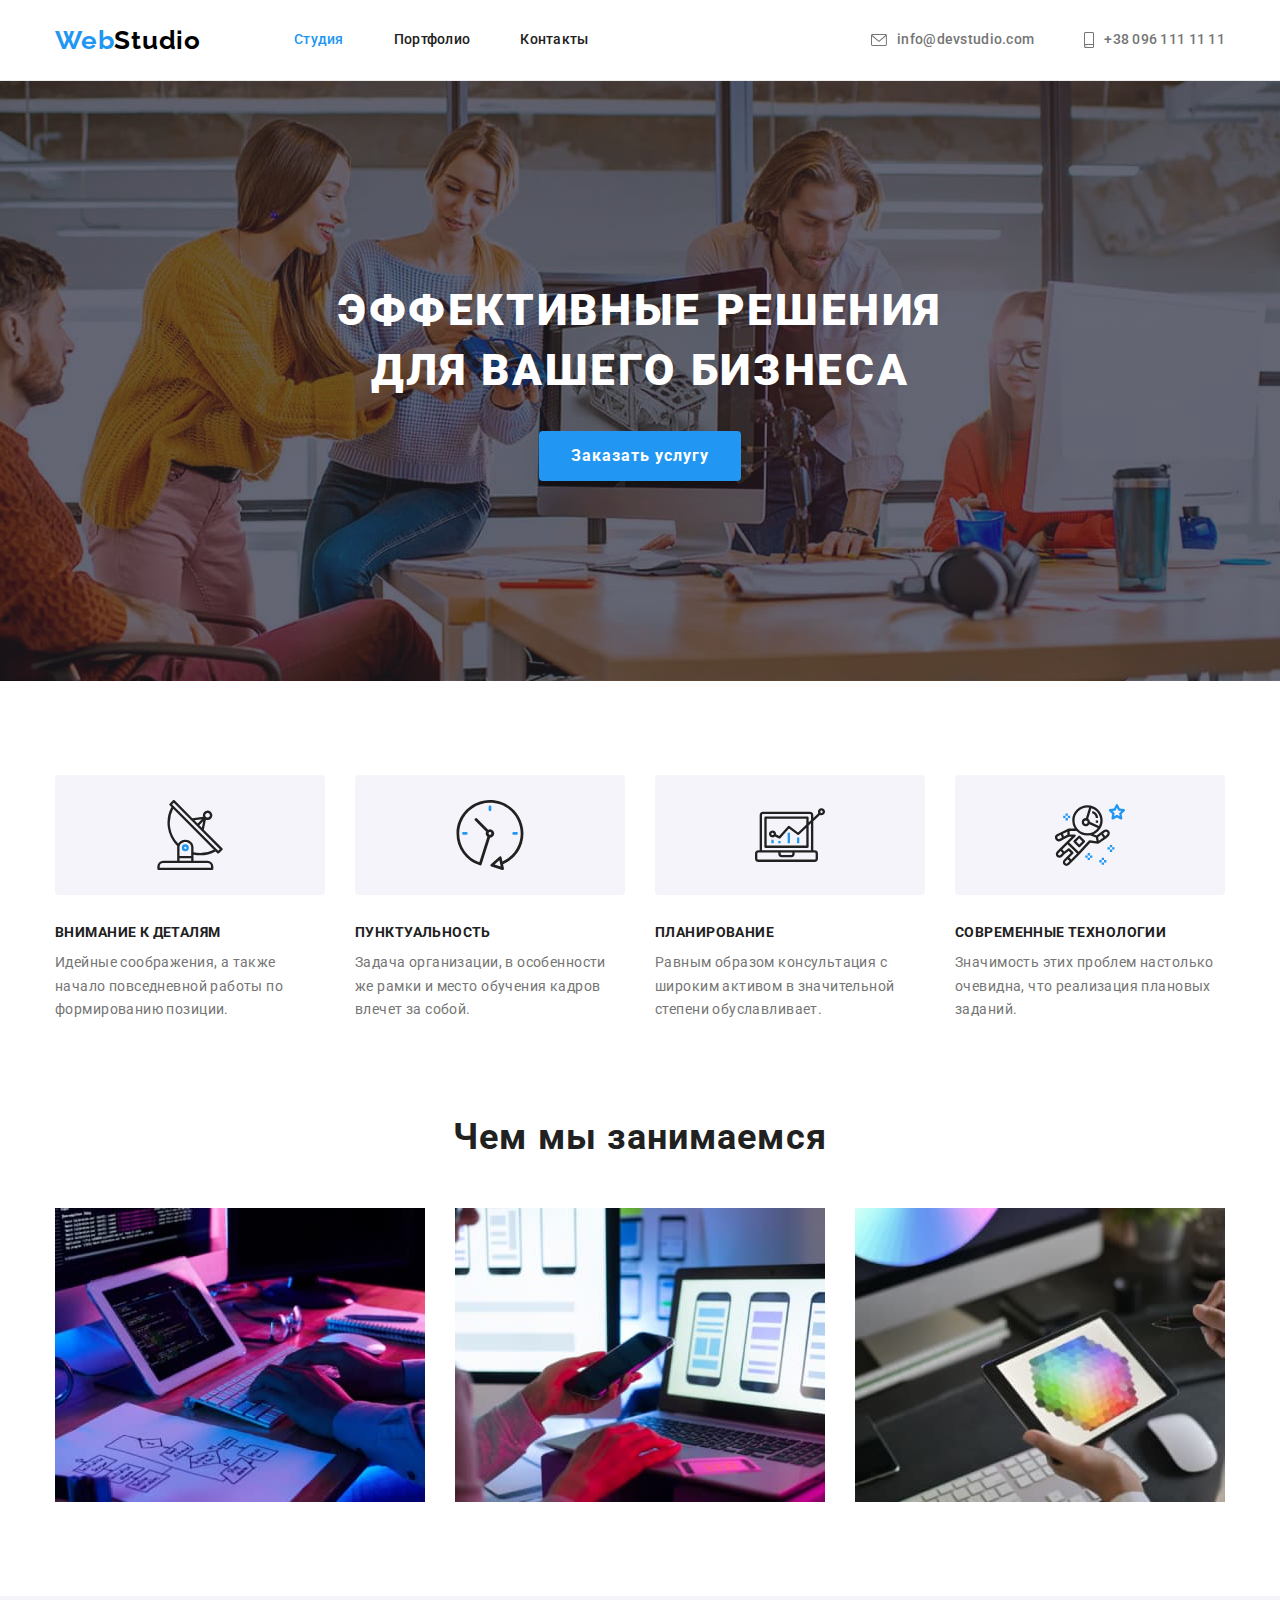
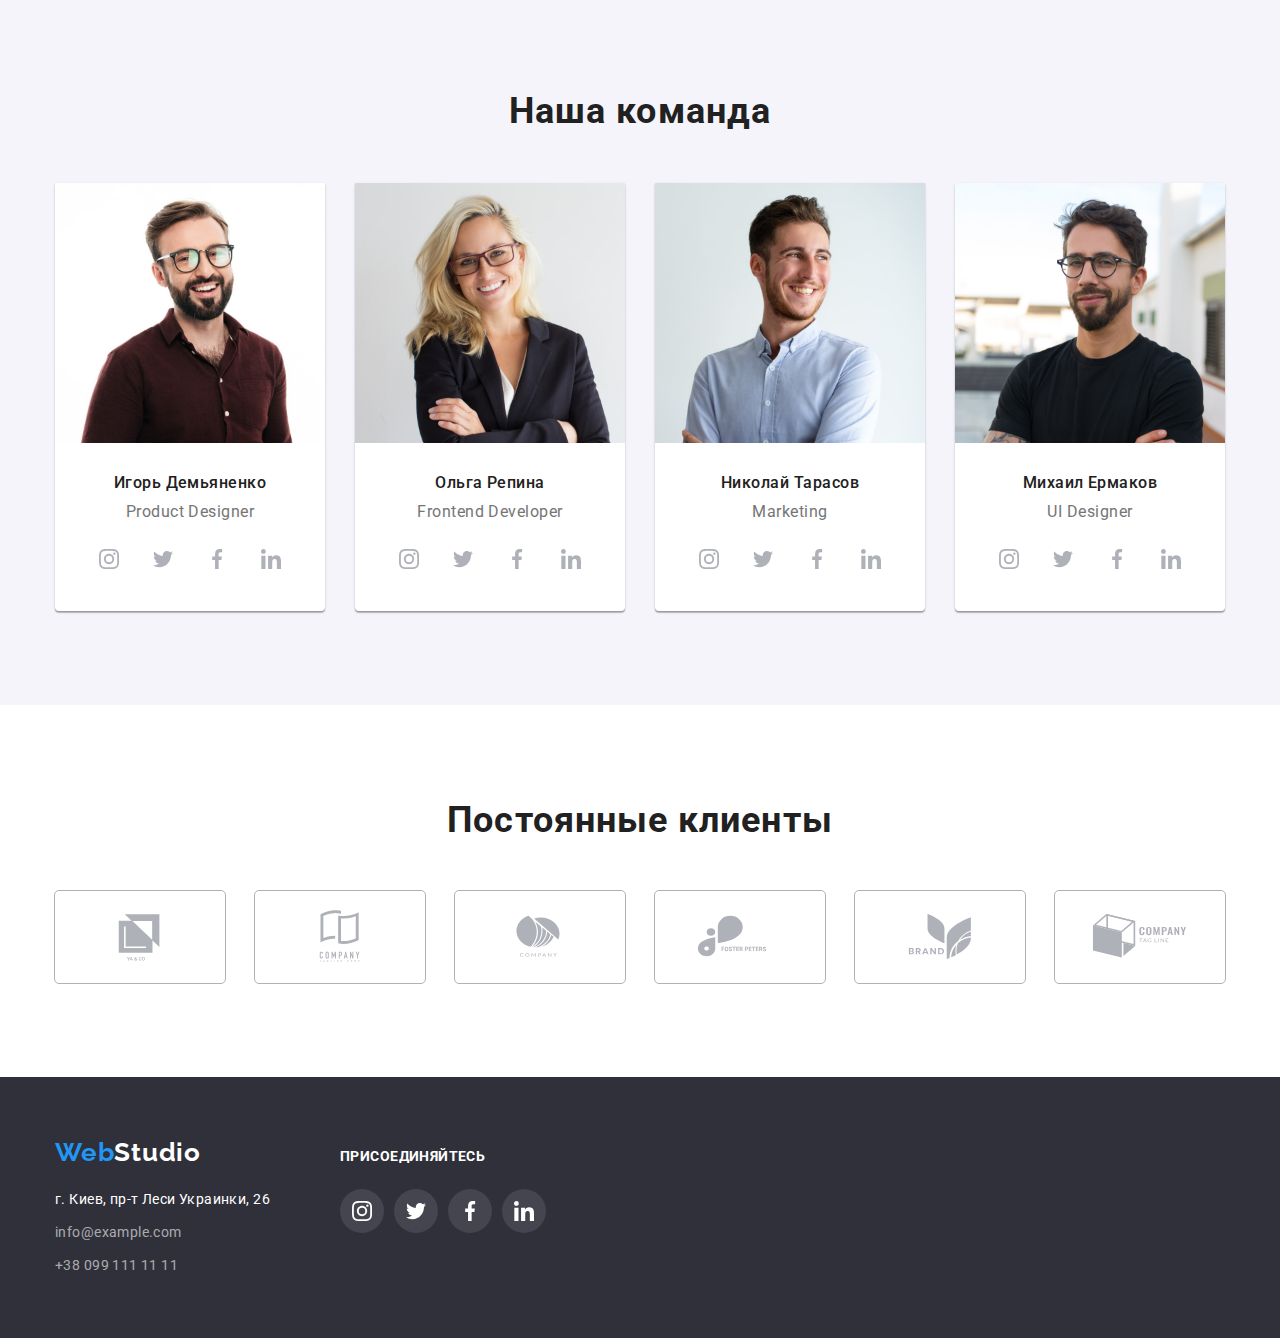
<file: index.html>
<!DOCTYPE html>
<html lang="ru">
<head>
    <meta charset="UTF-8">
    <meta http-equiv="X-UA-Compatible" content="IE=edge">
    <meta name="viewport" content="width=device-width, initial-scale=1.0">
    <title>Студия</title>
    <link rel="preconnect" href="https://fonts.googleapis.com">
    <link rel="preconnect" href="https://fonts.gstatic.com" crossorigin>
    <link href="https://fonts.googleapis.com/css2?family=Raleway:wght@700&family=Roboto:wght@400;500;700;900&display=swap"
        rel="stylesheet">
    <link rel="stylesheet" href="https://cdnjs.cloudflare.com/ajax/libs/modern-normalize/1.1.0/modern-normalize.css"
        integrity="sha512-Y0MM+V6ymRKN2zStTqzQ227DWhhp4Mzdo6gnlRnuaNCbc+YN/ZH0sBCLTM4M0oSy9c9VKiCvd4Jk44aCLrNS5Q=="
        crossorigin="anonymous" referrerpolicy="no-referrer" />
    <link rel="stylesheet" href="./css/styles.css" />
</head>
<body>
    <!--Шапка документа-->
    <header class="header">
        <div class="container container-header">
            <nav class="header-nav">
                <a lang=en class="link header-logo" href="/"> <span class="web-logo">Web</span>Studio</a>
                <ul class="list site-nav-list">
                    <li class="item header-item"><a class="link header-link header-link-active" href="./index.html">Студия</a></li>
                    <li class="item header-item"><a class="link header-link" href="./portfolio.html">Портфолио</a></li>
                    <li class="item header-item"><a class="link header-link" href="#contacts">Контакты</a></li>
                </ul>
            </nav>
            <a class="link link-contacts-header" href="mailto:info@devstudio.com">
                <svg class="contacts-header-icon" width="16" height="12">
                    <use href="./images/icons.svg#icon-envelope">
                    </use>
                </svg>
                info@devstudio.com</a>
            <a class="link link-contacts-header" href="tel:+380961111111 ">
                <svg class="contacts-header-icon" width="10" height="16">
                    <use href="./images/icons.svg#icon-smartphone">
                    </use>
                </svg>
                +38 096 111 11 11</a>
        </div>
    </header>
    <main class="main">
        <!--Герой-->
        <section class="section hero">
            <div class="container">
                <h1 class="hero-h1">Эффективные решения для вашего бизнеса</h1>
                <button type="button" class="btn hero-btn">Заказать услугу</button>
            </div>
        </section>
        <!--Преимущества-->
        <section class="section advantages">
            <div class="container">
                <h2 class="visually-hidden">Наши преимущества</h2>
                <ul class="list advantages-list">
                    <li class="item advantages-item">
                        <div class="icon-container">
                            <svg class="advantages-icon" width="70" height="70">
                                <use href="./images/icons.svg#icon-antenna">
                                </use>
                            </svg>
                        </div>
                        <h3 class="advantages-title">Внимание к деталям</h3>
                        <p class="advantages-paragraph">Идейные соображения, а также начало повседневной работы по формированию позиции.</p>
                    </li>
                    <li class="item advantages-item">
                        <div class="icon-container">
                            <svg class="advantages-icon" width="70" height="70">
                                <use href="./images/icons.svg#icon-clock">
                                </use>
                            </svg>
                        </div>
                        <h3 class="advantages-title">Пунктуальность</h3>
                        <p class="advantages-paragraph">Задача организации, в особенности же рамки и место обучения кадров влечет за собой.</p>
                    </li>
                    <li class="item advantages-item">
                        <div class="icon-container">
                            <svg class="advantages-icon" width="70" height="70">
                                <use href="./images/icons.svg#icon-diagram">
                                </use>
                            </svg>
                        </div>
                        <h3 class="advantages-title">Планирование</h3>
                        <p class="advantages-paragraph">Равным образом консультация с широким активом в значительной степени обуславливает.</p>
                    </li>
                    <li class="item advantages-item">
                        <div class="icon-container">
                            <svg class="advantages-icon" width="70" height="70">
                                <use href="./images/icons.svg#icon-astronaut">
                                </use>
                            </svg>
                        </div>
                        <h3 class="advantages-title">Современные технологии</h3>
                        <p class="advantages-paragraph">Значимость этих проблем настолько очевидна, что реализация плановых заданий.</p>
                    </li>
                </ul>
            </div>
        </section>
        <!--Чем занимаемся-->
        <section class="section what-we-do">
            <div class="container">
                <h2 class="what-we-do-title">Чем мы занимаемся</h2>
                <ul class="list what-we-do-list">
                    <li class="item what-we-do-item"><img src="images/1.jpg" alt="код" width="370"></li>
                    <li class="item what-we-do-item"><img src="./images/2.jpg" alt="макет" width="370"></li>
                    <li class="item what-we-do-item"><img src="./images/3.jpg" alt="палитра" width="370"></li>
                </ul>
            </div>
        </section>
        <!--Команда-->
        <section class="section our-team">
            <div class="container">
                <h2 class="our-team-title">Наша команда</h2>
                <ul class="list our-team-list">
                    <li class="item our-team-item">
                        <img src="./images/crew-member-1.jpg" alt="Член команды №1" width="270">
                        <h3 class="our-team-member-name">Игорь Демьяненко</h3>
                        <p lang="en" class="our-team-member-profession">Product Designer<p>
                        <ul class="list team-social-list">
                            <li class="item team-social-item">
                                <a class="team-social-link" href="https://www.instagram.com/" target="_blank" rel="noopener noreferrer">
                                    <svg class="team-social-icon" width="20" height="20">
                                        <use href="images/icons.svg#icon-instagram"></use>
                                    </svg>
                                </a>
                            </li>
                            <li class="item team-social-item">
                                <a class="team-social-link" href="https://twitter.com/" target="_blank" rel="noopener noreferrer">
                                    <svg class="team-social-icon" width="20" height="20">
                                        <use href="images/icons.svg#icon-twitter"></use>
                                    </svg>
                                </a>
                            </li>
                            <li class="item team-social-item">
                                <a class="team-social-link" href="https://www.facebook.com/" target="_blank" rel="noopener noreferrer">
                                    <svg class="team-social-icon" width="20" height="20">
                                        <use href="images/icons.svg#icon-facebook"></use>
                                    </svg>
                                </a>
                            </li>
                            <li class="item team-social-item">
                                <a class="team-social-link" href="https://www.linkedin.com/" target="_blank" rel="noopener noreferrer">
                                    <svg class="team-social-icon" width="20" height="20">
                                        <use href="images/icons.svg#icon-linkedin"></use>
                                    </svg>
                                </a>
                            </li>
                        </ul>
                    </li>
                    <li class="item our-team-item">
                        <img src="./images/crew-member-2.jpg" alt="Член команды №2" width="270">
                        <h3 class="our-team-member-name">Ольга Репина</h3>
                        <p lang="en" class="our-team-member-profession">Frontend Developer</p>
                        <ul class="list team-social-list">
                            <li class="item team-social-item">
                                <a class="team-social-link" href="https://www.instagram.com/" target="_blank" rel="noopener noreferrer">
                                    <svg class="team-social-icon" width="20" height="20">
                                        <use href="images/icons.svg#icon-instagram"></use>
                                    </svg>
                                </a>
                            </li>
                            <li class="item team-social-item">
                                <a class="team-social-link" href="https://twitter.com/" target="_blank" rel="noopener noreferrer">
                                    <svg class="team-social-icon" width="20" height="20">
                                        <use href="images/icons.svg#icon-twitter"></use>
                                    </svg>
                                </a>
                            </li>
                            <li class="item team-social-item">
                                <a class="team-social-link" href="https://www.facebook.com/" target="_blank" rel="noopener noreferrer">
                                    <svg class="team-social-icon" width="20" height="20">
                                        <use href="images/icons.svg#icon-facebook"></use>
                                    </svg>
                                </a>
                            </li>
                            <li class="item team-social-item">
                                <a class="team-social-link" href="https://www.linkedin.com/" target="_blank" rel="noopener noreferrer">
                                    <svg class="team-social-icon" width="20" height="20">
                                        <use href="images/icons.svg#icon-linkedin"></use>
                                    </svg>
                                </a>
                        </li>
                        </ul>
                    </li>
                    <li class="item our-team-item">
                        <img src="./images/crew-member-3.jpg" alt="Член команды №3" width="270">
                        <h3 class="our-team-member-name">Николай Тарасов</h3>
                        <p lang="en" class="our-team-member-profession">Marketing</p>
                        <ul class="list team-social-list">
                            <li class="item team-social-item">
                                <a class="team-social-link" href="https://www.instagram.com/" target="_blank" rel="noopener noreferrer">
                                    <svg class="team-social-icon" width="20" height="20">
                                        <use href="images/icons.svg#icon-instagram"></use>
                                    </svg>
                                </a>
                            </li>
                            <li class="item team-social-item">
                                <a class="team-social-link" href="https://twitter.com/" target="_blank" rel="noopener noreferrer">
                                    <svg class="team-social-icon" width="20" height="20">
                                        <use href="images/icons.svg#icon-twitter"></use>
                                    </svg>
                                </a>
                            </li>
                            <li class="item team-social-item">
                                <a class="team-social-link" href="https://www.facebook.com/" target="_blank" rel="noopener noreferrer">
                                    <svg class="team-social-icon" width="20" height="20">
                                        <use href="images/icons.svg#icon-facebook"></use>
                                    </svg>
                                </a>
                            </li>
                            <li class="item team-social-item">
                                <a class="team-social-link" href="https://www.linkedin.com/" target="_blank" rel="noopener noreferrer">
                                    <svg class="team-social-icon" width="20" height="20">
                                        <use href="images/icons.svg#icon-linkedin"></use>
                                    </svg>
                                </a>
                            </li>
                        </ul>
                    </li>
                    <li class="item our-team-item">
                        <img src="./images/crew-member-4.jpg" alt="Член команды №4" width="270">
                        <h3 class="our-team-member-name">Михаил Ермаков</h3>
                        <p lang="en" class="our-team-member-profession">UI Designer</p>
                        <ul class="list team-social-list">
                            <li class="item team-social-item">
                                <a class="team-social-link" href="https://www.instagram.com/" target="_blank" rel="noopener noreferrer">
                                    <svg class="team-social-icon" width="20" height="20">
                                        <use href="images/icons.svg#icon-instagram"></use>
                                    </svg>
                                </a>
                            </li>
                            <li class="item team-social-item">
                                <a class="team-social-link" href="https://twitter.com/" target="_blank" rel="noopener noreferrer">
                                    <svg class="team-social-icon" width="20" height="20">
                                        <use href="images/icons.svg#icon-twitter"></use>
                                    </svg>
                                </a>
                            </li>
                            <li class="item team-social-item">
                                <a class="team-social-link" href="https://www.facebook.com/" target="_blank" rel="noopener noreferrer">
                                    <svg class="team-social-icon" width="20" height="20">
                                        <use href="images/icons.svg#icon-facebook"></use>
                                    </svg>
                                </a>
                            </li>
                            <li class="item team-social-item">
                                <a class="team-social-link" href="https://www.linkedin.com/" target="_blank" rel="noopener noreferrer">
                                    <svg class="team-social-icon" width="20" height="20">
                                        <use href="images/icons.svg#icon-linkedin"></use>
                                    </svg>
                                </a>
                            </li>
                        </ul>
                    </li>
                </ul>
            </div>
        </section>
        <!--Клиенты-->
        <section class="section clients">
            <div class="container">
                <h2 class="clients-title">Постоянные клиенты</h2>
                <ul class="list clients-list">
                    <li class="item clients-item">
                        <a class ="link clients-link" href="/" target="_blank" rel="noopener noreferrer">
                             <svg class="clients-icon" width="106" height="60">
                                <use href="./images/icons.svg#icon-ya-and-co"></use>
                            </svg>
                        </a>
                    </li>
                    <li class="item clients-item">
                        <a class="link clients-link" href="/" target="_blank" rel="noopener noreferrer">
                            <svg class="clients-icon" width="106" height="60">
                                <use href="./images/icons.svg#icon-tag-line-here"></use>
                            </svg>
                        </a>
                    </li><li class="item clients-item">
                        <a class="link clients-link" href="/" target="_blank" rel="noopener noreferrer">
                            <svg class="clients-icon" width="106" height="60">
                                <use href="./images/icons.svg#icon-company"></use>
                            </svg>
                        </a>
                    </li><li class="item clients-item">
                        <a class="link clients-link" href="/" target="_blank" rel="noopener noreferrer">
                            <svg class="clients-icon" width="106" height="60">
                                <use href="./images/icons.svg#icon-foster-peters"></use>
                            </svg>
                        </a>
                    </li><li class="item clients-item">
                        <a class="link clients-link" href="/" target="_blank" rel="noopener noreferrer">
                            <svg class="clients-icon" width="106" height="60">
                                <use href="./images/icons.svg#icon-brand"></use>
                            </svg>
                        </a>
                    </li><li class="item clients-item">
                        <a class="link clients-link" href="/" target="_blank" rel="noopener noreferrer">
                            <svg class="clients-icon" width="106" height="60">
                                <use href="./images/icons.svg#icon-tag-line-company"></use>
                            </svg>
                        </a>
                    </li>
                </ul>
            </div>
        </section>
    </main>
    <!--Футер-->
    <footer id="contacts" class="footer">
        <div class="container footer-container">
            <div>
                <a class="link footer-logo" href="/" lang=en><span class="web-logo">Web</span>Studio</a>
                <address class="footer-address">
                    <a class="link link-address-footer" href="https://goo.gl/maps/L61B1R2VTf1F4Kwa7" target="_blank" rel="noopener noreferrer">г. Киев, пр-т Леси Украинки, 26</a>
                    <a class="link link-contacts-footer" href="mailto:info@example.com">info@example.com</a>
                    <a class="link link-contacts-footer" href="tel:+380991111111">+38 099 111 11 11</a>
                </address>
            </div>
            <div class="join-us">
                <p class="join-us-title">Присоединяйтесь</p>
                <ul class="list footer-social-list">
                    <li class="item footer-social-item">
                        <a class="footer-social-link" href="https://www.instagram.com/" target="_blank" rel="noopener noreferrer">
                            <svg class="footer-social-icon" width="20" height="20">
                                <use href="images/icons.svg#icon-instagram"></use>
                            </svg>
                        </a>
                    </li>
                    <li class="item footer-social-item">
                        <a class="footer-social-link" href="https://twitter.com/" target="_blank" rel="noopener noreferrer">
                            <svg class="footer-social-icon" width="20" height="20">
                                <use href="images/icons.svg#icon-twitter"></use>
                            </svg>
                        </a>
                    </li>
                    <li class="item footer-social-item">
                        <a class="footer-social-link" href="https://www.facebook.com/" target="_blank" rel="noopener noreferrer">
                            <svg class="footer-social-icon" width="20" height="20">
                                <use href="images/icons.svg#icon-facebook"></use>
                            </svg>
                        </a>
                    </li>
                    <li class="item footer-social-item">
                        <a class="footer-social-link" href="https://www.linkedin.com/" target="_blank" rel="noopener noreferrer">
                            <svg class="footer-social-icon" width="20" height="20">
                                <use href="images/icons.svg#icon-linkedin"></use>
                            </svg>
                        </a>
                    </li>
                </ul>
            </div>
        </div>
    </footer> 
</body>
</html>
</file>
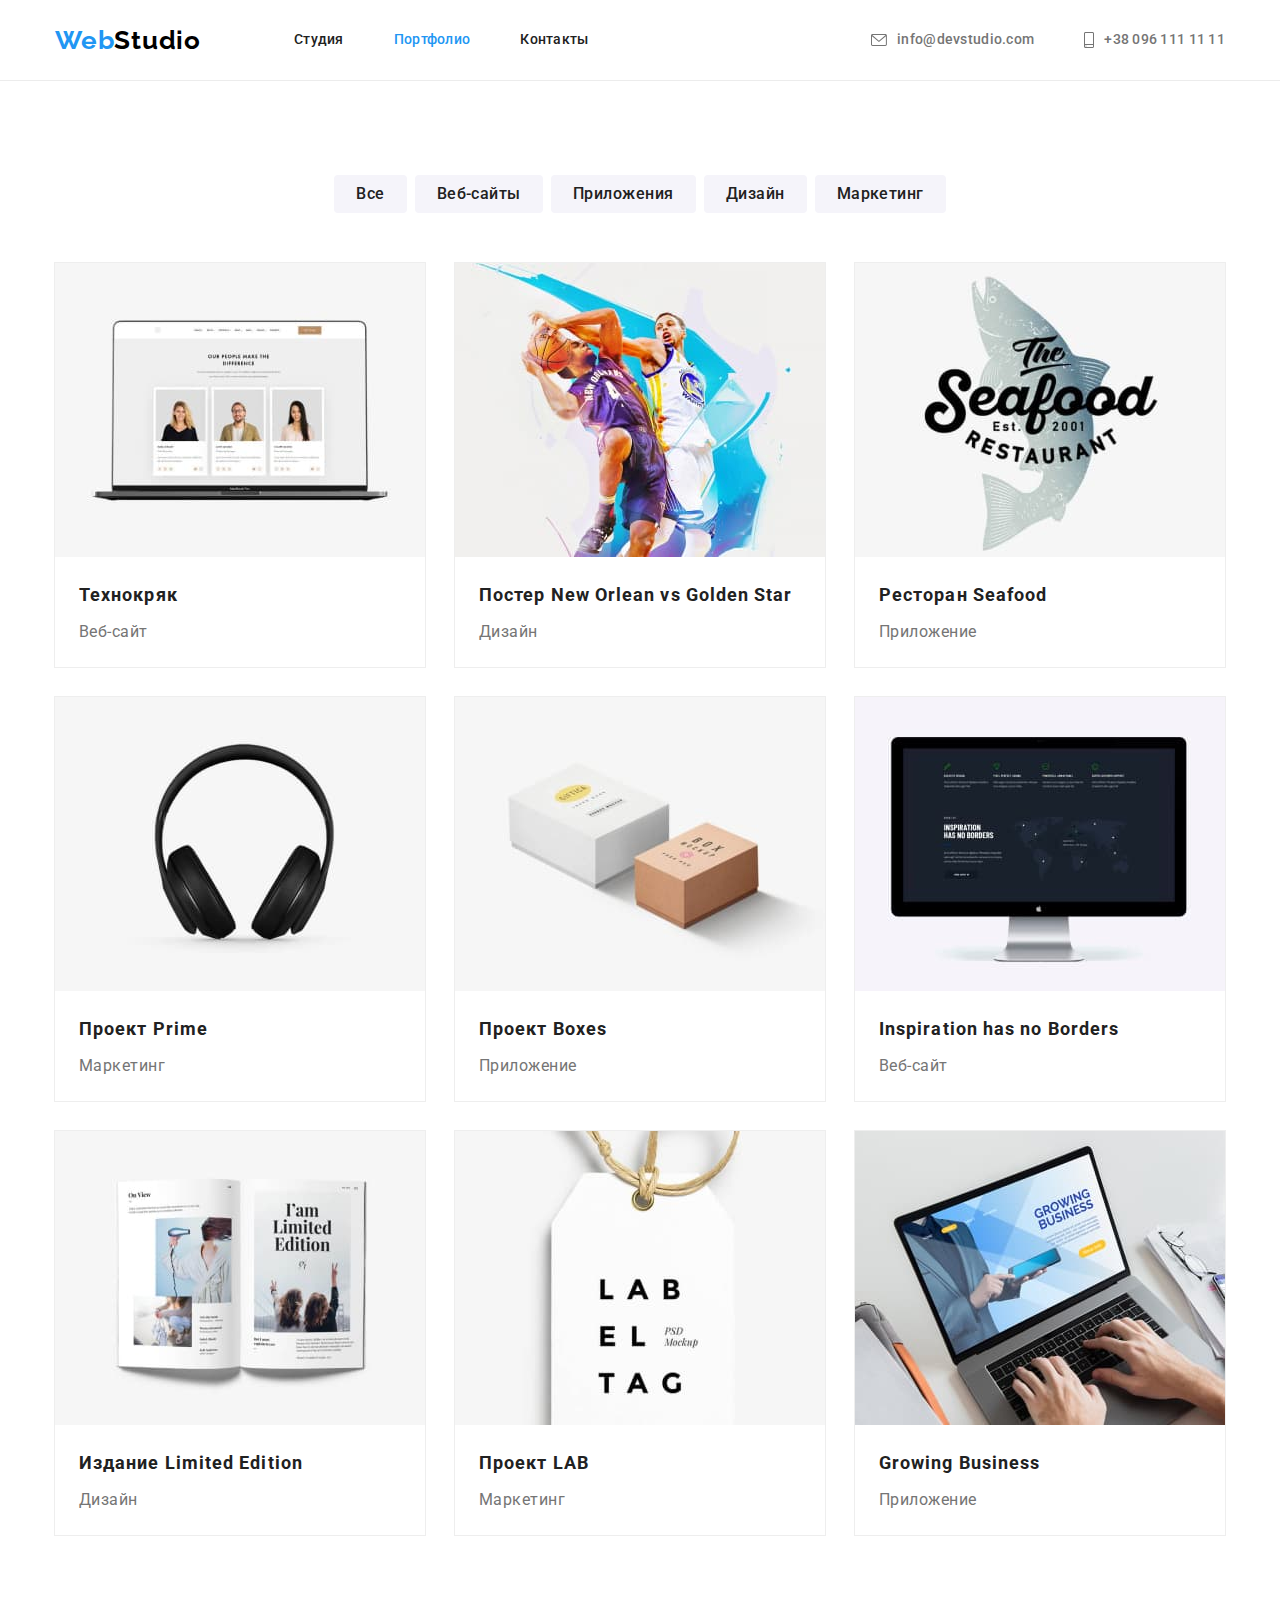
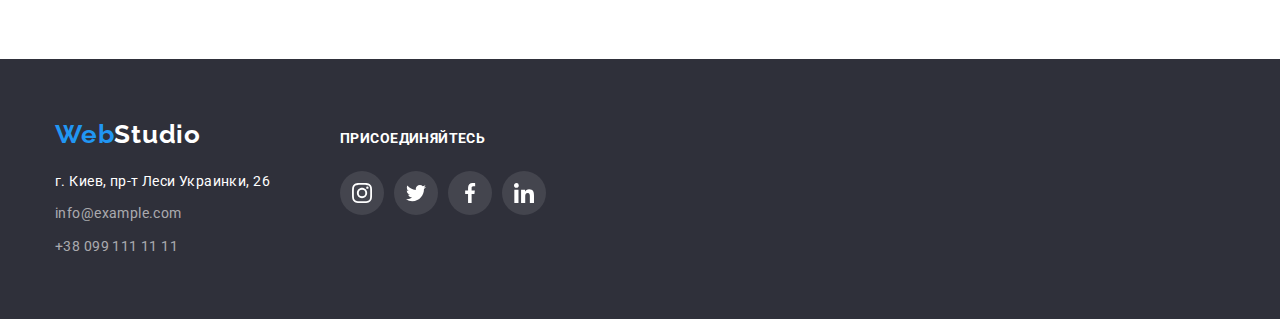
<file: portfolio.html>
<!DOCTYPE html>
<html lang="ru">
<head>
    <meta charset="UTF-8">
    <meta http-equiv="X-UA-Compatible" content="IE=edge">
    <meta name="viewport" content="width=device-width, initial-scale=1.0">
    <title>Портфолио</title>
    <link rel="preconnect" href="https://fonts.googleapis.com">
    <link rel="preconnect" href="https://fonts.gstatic.com" crossorigin>
    <link href="https://fonts.googleapis.com/css2?family=Raleway:wght@700&family=Roboto:wght@400;500;700;900&display=swap"
        rel="stylesheet">
    <link rel="stylesheet" href="https://cdnjs.cloudflare.com/ajax/libs/modern-normalize/1.1.0/modern-normalize.css"
        integrity="sha512-Y0MM+V6ymRKN2zStTqzQ227DWhhp4Mzdo6gnlRnuaNCbc+YN/ZH0sBCLTM4M0oSy9c9VKiCvd4Jk44aCLrNS5Q=="
        crossorigin="anonymous" referrerpolicy="no-referrer" />
    <link rel="stylesheet" href="./css/styles.css" />
</head>
<body>
    <!--Шапка документа-->
    <header class="header">
        <div class="container container-header">
            <nav class="header-nav">
                <a lang=en class="link header-logo" href="/"> <span class="web-logo">Web</span>Studio</a>
                <ul class="list site-nav-list">
                    <li class="item header-item"><a class="link header-link"
                            href="./index.html">Студия</a></li>
                    <li class="item header-item"><a class="link header-link header-link-active" href="./portfolio.html">Портфолио</a></li>
                    <li class="item header-item"><a class="link header-link" href="#contacts">Контакты</a></li>
                </ul>
            </nav>
            <a class="link link-contacts-header" href="mailto:info@devstudio.com">
                <svg class="contacts-header-icon" width="16" height="12">
                    <use href="./images/icons.svg#icon-envelope">
                    </use>
                </svg>
                info@devstudio.com</a>
            <a class="link link-contacts-header" href="tel:+380961111111 ">
                <svg class="contacts-header-icon" width="10" height="16">
                    <use href="./images/icons.svg#icon-smartphone">
                    </use>
                </svg>
                +38 096 111 11 11</a>
        </div>
    </header>
    <!--Портфолио-->
    <main>
        <section class="section portfolio">
            <div class="container">
                <h1 class="visually-hidden">Портфолио</h1>
                <ul class="list portfolio-filter-list">
                    <li class="item item-portfolio-btn">
                        <button type="button" class="btn portfolio-btn-filter">
                            Все
                        </button>
                    </li>
                    <li class="item item-portfolio-btn">
                        <button type="button" class="btn portfolio-btn-filter">
                            Веб-сайты
                        </button>
                    </li>
                    <li class="item item-portfolio-btn">
                        <button type="button" class="btn portfolio-btn-filter">
                            Приложения
                        </button>
                    </li>
                    <li class="item item-portfolio-btn">
                        <button type="button" class="btn portfolio-btn-filter">
                            Дизайн
                        </button>
                    </li>
                    <li class="item item-portfolio-btn">
                        <button type="button" class="btn portfolio-btn-filter">
                            Маркетинг
                        </button>
                    </li>
                </ul>
                <ul class="list portfolio-content-list">
                    <li class="item portfolio-content-item">
                        <a class="link portfolio-content-link" href="#">
                            <img src="./images/technokryak.jpg" alt="веб-сайт Технокряк" width='370' class="portfolio-img">
                            <h3 class="portfolio-content-title">Технокряк</h3>
                            <p class="portfolio-content-type">Веб-сайт</p>
                        </a>
                    </li>
                    <li class="item portfolio-content-item">
                        <a class="link portfolio-content-link" href="#">
                            <img src="./images/poster-new-orlean-vs-golden-star.jpg"
                                alt="борьба за мяч игроков Нового Орлеана И Голден Стар" width='370' class="portfolio-img">
                            <h3 class="portfolio-content-title">Постер New Orlean vs Golden Star</h3>
                            <p class="portfolio-content-type">Дизайн</p>
                        </a>
                    </li>
                    <li class="item portfolio-content-item">
                        <a class="link portfolio-content-link" href="#">
                            <img src="./images/seafood-restoraunt.jpg" alt="Лого ресторана" width='370' class="portfolio-img">
                            <h3 class="portfolio-content-title">Ресторан Seafood</h3>
                            <p class="portfolio-content-type">Приложение</p>
                        </a>
                    </li>
                    <li class="item portfolio-content-item">
                        <a class="link portfolio-content-link" href="#">
                            <img src="./images/project-prime.jpg" alt="Наушники" width='370' class="portfolio-img">
                            <h3 class="portfolio-content-title">Проект Prime</h3>
                            <p class="portfolio-content-type">Маркетинг</p>
                        </a>
                    </li>
                    <li class="item portfolio-content-item">
                        <a class="link portfolio-content-link" href="#">
                            <img src="./images/project-boxes.jpg" alt="Две коробки" width='370' class="portfolio-img">
                            <h3 class="portfolio-content-title">Проект Boxes</h3>
                            <p class="portfolio-content-type">Приложение</p>
                        </a>
                    </li>
                    <li class="item portfolio-content-item">
                        <a class="link portfolio-content-link" href="#">
                            <img src="./images/inspiration-has-no-borders.jpg" alt="Монитор с открытой страницей сайта" width='370' class="portfolio-img">
                            <h3 class="portfolio-content-title">Inspiration has no Borders</h3>
                            <p class="portfolio-content-type">Веб-сайт</p>
                        </a>
                    </li>
                    <li class="item portfolio-content-item">
                        <a class="link portfolio-content-link" href="#">
                            <img src="./images/limited-edition.jpg" alt="Дизайн журнала" width='370' class="portfolio-img">
                            <h3 class="portfolio-content-title">Издание Limited Edition</h3>
                            <p class="portfolio-content-type">Дизайн</p>
                        </a>
                    </li>
                    <li class="item portfolio-content-item">
                        <a class="link portfolio-content-link" href="#">
                            <img src="./images/project-lab.jpg" alt="Ярлык" width='370' class="portfolio-img">
                            <h3 class="portfolio-content-title">Проект LAB</h3>
                            <p class="portfolio-content-type">Маркетинг</p>
                        </a>
                    </li>
                    <li class="item portfolio-content-item">
                        <a class="link portfolio-content-link" href="#">
                            <img src="./images/growing-business.jpg" alt="Работа в приложении" width='370' class="portfolio-img">
                            <h3 class="portfolio-content-title">Growing Business</h3>
                            <p class="portfolio-content-type">Приложение</p>
                        </a>
                    </li>
                </ul>
            </div>
        </section>
    </main>
    <!--Футер-->
    <footer id="contacts" class="footer">
        <div class="container footer-container">
            <div>
                <a class="link footer-logo" href="/" lang=en><span class="web-logo">Web</span>Studio</a>
                <address class="footer-address">
                    <a class="link link-address-footer" href="https://goo.gl/maps/L61B1R2VTf1F4Kwa7" target="_blank"
                        rel="noopener noreferrer">г. Киев, пр-т Леси Украинки, 26</a>
                    <a class="link link-contacts-footer" href="mailto:info@example.com">info@example.com</a>
                    <a class="link link-contacts-footer" href="tel:+380991111111">+38 099 111 11 11</a>
                </address>
            </div>
            <div class="join-us">
                <p class="join-us-title">Присоединяйтесь</p>
                <ul class="list footer-social-list">
                    <li class="item footer-social-item">
                        <a class="footer-social-link" href="https://www.instagram.com/" target="_blank"
                            rel="noopener noreferrer">
                            <svg class="footer-social-icon" width="20" height="20">
                                <use href="images/icons.svg#icon-instagram"></use>
                            </svg>
                        </a>
                    </li>
                    <li class="item footer-social-item">
                        <a class="footer-social-link" href="https://twitter.com/" target="_blank" rel="noopener noreferrer">
                            <svg class="footer-social-icon" width="20" height="20">
                                <use href="images/icons.svg#icon-twitter"></use>
                            </svg>
                        </a>
                    </li>
                    <li class="item footer-social-item">
                        <a class="footer-social-link" href="https://www.facebook.com/" target="_blank"
                            rel="noopener noreferrer">
                            <svg class="footer-social-icon" width="20" height="20">
                                <use href="images/icons.svg#icon-facebook"></use>
                            </svg>
                        </a>
                    </li>
                    <li class="item footer-social-item">
                        <a class="footer-social-link" href="https://www.linkedin.com/" target="_blank"
                            rel="noopener noreferrer">
                            <svg class="footer-social-icon" width="20" height="20">
                                <use href="images/icons.svg#icon-linkedin"></use>
                            </svg>
                        </a>
                    </li>
                </ul>
            </div>
        </div>
    </footer>
</body>
</html>
</file>
<file: css/styles.css>
:root {
  --main-color: #212121;
  --background-color-main: #ffffff;
  --background-color-hero: #2f303a;
  --background-color-footer: #2f303a;
  --background-color-team: #f5f4fa;
  --btn-color-one: #2196f3;
  --btn-color-two: #f5f4fa;
  --active-page-color: #2196f3;
  --logo-color-one: #000000;
  --logo-color-two: #2196f3;
  --logo-color-three: #ffffff;
  --contact-header-color: #757575;
  --paragraph-color: #757575;
  --accent-color-one: #188ce8;
  --accent-color-two: #2196f3;
  --h1-color: #ffffff;
  --contact-footer-color: rgba(255, 255, 255, 0.6);
  --address-footer-color: #ffffff;
  --button-text-color: #ffffff;
  --button-accent-bckgrnd: #188ce8;
  --icon-color-one: #afb1b8;
  --icon-color-two: #ffffff;
}

.container {
  width: 1200px;
  margin: 0 auto;
  padding-left: 15px;
  padding-right: 15px;
}
.link {
  text-decoration: none;
}
.visually-hidden {
  position: absolute;
  width: 1px;
  height: 1px;
  margin: -1px;
  padding: 0;
  overflow: hidden;
  border: 0;
  clip: rect(0 0 0 0);
}
h1,
h2,
h3,
h4,
h5,
h6,
p {
  margin: 0;
}
ul,
ol {
  list-style: none;
  margin: 0;
  padding: 0;
}
img {
  display: block;
}
body {
  font-family: "Roboto", sans-serif;
  color: var(--main-color);
}
.section {
  padding-top: 94px;
  padding-bottom: 94px;
}

/* a:visited {
  text-decoration: none;
} */
/* --------------------------------------------STUDIO PAGE-------------------------------------- */
/* -------HEADER---------- */
.header {
  background-color: var(--background-color-main);
  border-bottom: 1px solid #ececec;
}
.container-header {
  display: flex;
  align-items: center;
}
.header-nav {
  display: flex;
  align-items: center;
}
.header-logo {
  font-family: "Raleway", sans-serif;
  font-weight: 700;
  font-size: 26px;
  line-height: 1.19;
  letter-spacing: 0.03em;
  color: var(--logo-color-one);
}
.web-logo {
  color: var(--logo-color-two);
}
.site-nav-list {
  display: flex;
  margin-left: 93px;
}
.site-nav-list .item:not(:last-child) {
  margin-right: 50px;
}
.header-link {
  padding: 32px 0;
  display: block;
  font-weight: 500;
  font-size: 14px;
  line-height: 1.14;
  letter-spacing: 0.02em;
  color: var(--main-color);
}
.header-link:hover {
  color: var(--accent-color-one);
}
.header-link:focus {
  color: var(--accent-color-one);
}
.header-link-active {
  color: var(--active-page-color);
}
.link-contacts-header {
  display: inline-flex;
  align-items: center;
  font-weight: 500;
  font-size: 14px;
  line-height: 1.14;
  letter-spacing: 0.02em;
  color: var(--contact-header-color);
  margin-left: auto;
}

.contacts-header-icon {
  margin-right: 10px;
  fill: var(--contact-header-color);
}
.link-contacts-header + .link-contacts-header {
  margin-left: 50px;
}
.link-contacts-header:hover,
.link-contacts-header:focus {
  color: var(--accent-color-two);
}

.link-contacts-header:hover .contacts-header-icon,
.link-contacts-header:focus .contacts-header-icon {
  fill: var(--accent-color-two);
}

/* ------HERO------- */
.hero {
  margin: 0 auto;
  padding-top: 200px;
  padding-bottom: 200px;
  max-width: 1600px;
  background-color: var(--background-color-hero);
  background-image: linear-gradient(
      to right,
      rgba(47, 48, 58, 0.4),
      rgba(47, 48, 58, 0.4)
    ),
    url(../images/hero.jpg);
  background-size: cover;
  background-repeat: no-repeat;
  background-position: center;
  text-align: center;
}
.hero-h1 {
  margin: 0 auto 30px;
  width: 696px;
  font-weight: 900;
  font-size: 44px;
  line-height: 1.36;
  letter-spacing: 0.06em;
  text-transform: uppercase;
  color: var(--h1-color);
}
.hero-btn {
  padding: 10px 32px;
  min-width: 200px;
  min-height: 50px;
  background: var(--btn-color-one);
  font-family: inherit;
  font-weight: 700;
  font-size: 16px;
  line-height: 1.87;
  color: var(--button-text-color);
  letter-spacing: 0.06em;
  box-shadow: 0px 4px 4px rgba(0, 0, 0, 0.15);
  border-radius: 4px;
  border-style: none;
}
.btn:hover {
  background-color: var(--button-accent-bckgrnd);
  cursor: pointer;
}
.btn:focus {
  background-color: var(--button-accent-bckgrnd);
}
/* -------ADVANTAGES------- */
.advantages-list {
  display: flex;
  flex-wrap: wrap;
}
.advantages-item {
  width: 270px;
  margin-right: 30px;
}
.advantages-item:nth-child(4n) {
  margin-right: 0;
}
.icon-container {
  display: flex;
  align-items: center;
  justify-content: center;
  height: 120px;
  margin-bottom: 30px;
  background-color: var(--background-color-team);
  border-radius: 4px;
}
.advantages-title {
  margin-bottom: 10px;
  font-size: 14px;
  line-height: 1.14;
  letter-spacing: 0.03em;
  text-transform: uppercase;
}
.advantages-paragraph {
  font-size: 14px;
  line-height: 1.71;
  letter-spacing: 0.03em;
  color: var(--paragraph-color);
}
/* -------WHAT WE DO LIST------- */
.what-we-do {
  padding-top: 0;
  background-color: var(--background-color-main);
}
.what-we-do-title {
  margin-bottom: 50px;
  font-size: 36px;
  line-height: 1.17;
  text-align: center;
  letter-spacing: 0.03em;
}
.what-we-do-list {
  display: flex;
  flex-wrap: wrap;
}
.what-we-do-item {
  margin-right: 30px;
}
.what-we-do-item:nth-child(3n) {
  margin-right: 0;
}
/* -------TEAM SQUAD------- */
.our-team {
  background-color: #f5f4fa;
}
.our-team-title {
  margin-bottom: 50px;
  font-size: 36px;
  line-height: 1.17;
  text-align: center;
  letter-spacing: 0.03em;
}
.our-team-list {
  display: flex;
  flex-wrap: wrap;
  margin: 0 auto;
}
.our-team-item {
  width: 270px;
  margin-right: 30px;

  background-color: var(--background-color-main);
  box-shadow: 0px 1px 3px rgba(0, 0, 0, 0.12), 0px 1px 1px rgba(0, 0, 0, 0.14),
    0px 2px 1px rgba(0, 0, 0, 0.2);
  border-radius: 0px 0px 4px 4px;
}
.our-team-item:nth-child(4n) {
  margin-right: 0;
}
.our-team-member-name {
  margin: 30px auto 10px;
  font-weight: 500;
  font-size: 16px;
  line-height: 1.19;
  text-align: center;
  letter-spacing: 0.03em;
}
.our-team-member-profession {
  font-size: 16px;
  line-height: 1.19;
  text-align: center;
  letter-spacing: 0.03em;
  color: var(--paragraph-color);
}
.team-social-list {
  display: flex;
  justify-content: center;
  margin-top: 16px;
  margin-left: auto;
  margin-right: auto;
  margin-bottom: 30px;
}
.team-social-item + .team-social-item {
  margin-left: 10px;
}
.team-social-link {
  width: 44px;
  height: 44px;
  display: flex;
  justify-content: center;
  align-items: center;
  border-radius: 50%;
}
.team-social-icon {
  fill: var(--icon-color-one);
}
.team-social-link:focus,
.team-social-link:hover {
  background-color: var(--accent-color-two);
}
.team-social-link:focus .team-social-icon,
.team-social-link:hover .team-social-icon {
  fill: #ffffff;
}
/* ------CLIENTS----- */
.clients-title {
  font-size: 36px;
  line-height: 1.17;
  text-align: center;
  letter-spacing: 0.03em;
  margin-bottom: 50px;
}

.clients-list {
  display: flex;
  flex-wrap: wrap;
  margin-top: 50px;
}
.clients-item {
  display: flex;
  justify-content: center;
  align-items: center;
  width: calc(100% / 6 - (30px - 30px / 6));
  min-height: 92px;
  margin-right: 30px;
  margin-bottom: 30px;
}
.clients-item:nth-child(6n) {
  margin-right: 0;
}
.clients-item:nth-last-child(-n + 6) {
  margin-bottom: 0;
}
.clients-link {
  width: 100%;
  min-height: 100%;
  display: flex;
  justify-content: center;
  align-items: center;
  outline: 1px solid var(--icon-color-one);
  border-radius: 4px;
}
.clients-icon {
  fill: var(--icon-color-one);
}
.clients-link:focus,
.clients-link:hover {
  outline: 1px solid var(--accent-color-two);
}
.clients-link:focus .clients-icon,
.clients-link:hover .clients-icon {
  fill: var(--accent-color-two);
}
/* ----------FOOTER------------ */
.footer {
  background-color: var(--background-color-footer);
  padding: 60px 0;
}
.footer-container {
  display: flex;
  align-items: baseline;
}
.footer-logo {
  display: block;
  margin-bottom: 20px;
  font-family: "Raleway", sans-serif;
  font-weight: 700;
  font-size: 26px;
  line-height: 1.19;
  letter-spacing: 0.03em;
  color: var(--logo-color-three);
}
.footer-address .link:not(:last-child) {
  margin-bottom: 9px;
}
.link-address-footer {
  display: block;
  font-family: "Roboto", sans-serif;
  font-style: normal;
  font-size: 14px;
  line-height: 1.71;
  letter-spacing: 0.03em;
  color: var(--address-footer-color);
}
.link-contacts-footer {
  display: block;
  font-family: "Roboto", sans-serif;
  font-style: normal;
  font-size: 14px;
  line-height: 1.71;
  letter-spacing: 0.03em;
  color: var(--contact-footer-color);
}
.link-contacts-footer:hover,
.link-address-footer:hover {
  color: var(--accent-color-two);
}
.link-contacts-footer:focus,
.link-address-footer:focus {
  color: var(--accent-color-two);
}
.join-us {
  margin-left: 70px;
}
.join-us-title {
  margin-bottom: 20px;
  font-weight: bold;
  font-size: 14px;
  line-height: 1.71;
  letter-spacing: 0.03em;
  text-transform: uppercase;
  color: var(--h1-color);
}
.footer-social-list {
  display: flex;
  justify-content: center;
  margin-left: auto;
  margin-right: auto;
}
.footer-social-item + .footer-social-item {
  margin-left: 10px;
}
.footer-social-link {
  width: 44px;
  height: 44px;
  display: flex;
  justify-content: center;
  align-items: center;
  border-radius: 50%;
  background-color: rgba(255, 255, 255, 0.1);
}
.footer-social-icon {
  fill: var(--icon-color-two);
}
.footer-social-link:focus,
.footer-social-link:hover {
  background-color: var(--accent-color-two);
}
/* ------------------------------PORTFOLIO PAGE---------------------------------*/
.portfolio {
  background-color: var(--background-color-main);
}
.portfolio-filter-list {
  margin-bottom: 50px;
  display: flex;
  flex-wrap: wrap;
  justify-content: center;
}
.item-portfolio-btn:not(:last-child) {
  margin-right: 8px;
}
.portfolio-btn-filter {
  padding: 6px 22px;
  background: var(--btn-color-two);
  border-color: inherit;
  border-radius: 4px;
  font-family: inherit;
  color: inherit;
  font-weight: 500;
  font-size: 16px;
  line-height: 1.62;
  text-align: center;
  letter-spacing: 0.03em;
  border-radius: 4px;
  border-style: none;
}
.portfolio-btn-filter:hover,
.portfolio-btn-filter:focus {
  color: var(--button-text-color);
  box-shadow: 0px 3px 1px rgba(0, 0, 0, 0.1), 0px 1px 2px rgba(0, 0, 0, 0.08),
    0px 2px 2px rgba(0, 0, 0, 0.12);
}

.portfolio-content-list {
  display: flex;
  flex-wrap: wrap;
}
.portfolio-content-item {
  margin-right: 30px;
  margin-bottom: 30px;
  background: var(--background-color-main);
  outline: 1px solid #eeeeee;
}
.portfolio-content-item:nth-child(3n) {
  margin-right: 0;
}
.portfolio-content-item:nth-last-child(- n + 3) {
  margin-bottom: 0;
}
.portfolio-content-link {
  display: block;
  padding-bottom: 20px;
}
.portfolio-content-link:hover,
.portfolio-content-link:focus {
  box-shadow: 0px 1px 1px rgba(0, 0, 0, 0.12), 0px 4px 4px rgba(0, 0, 0, 0.06),
    1px 4px 6px rgba(0, 0, 0, 0.16);
}
.portfolio-img {
  margin-bottom: 20px;
}
.portfolio-content-title {
  font-size: 18px;
  line-height: 2;
  letter-spacing: 0.06em;
  color: var(--main-color);
  margin-bottom: 4px;
  padding: 0 24px;
}
.portfolio-content-type {
  font-size: 16px;
  line-height: 1.87;
  letter-spacing: 0.03em;
  color: var(--paragraph-color);
  padding: 0 24px;
}
</file>
